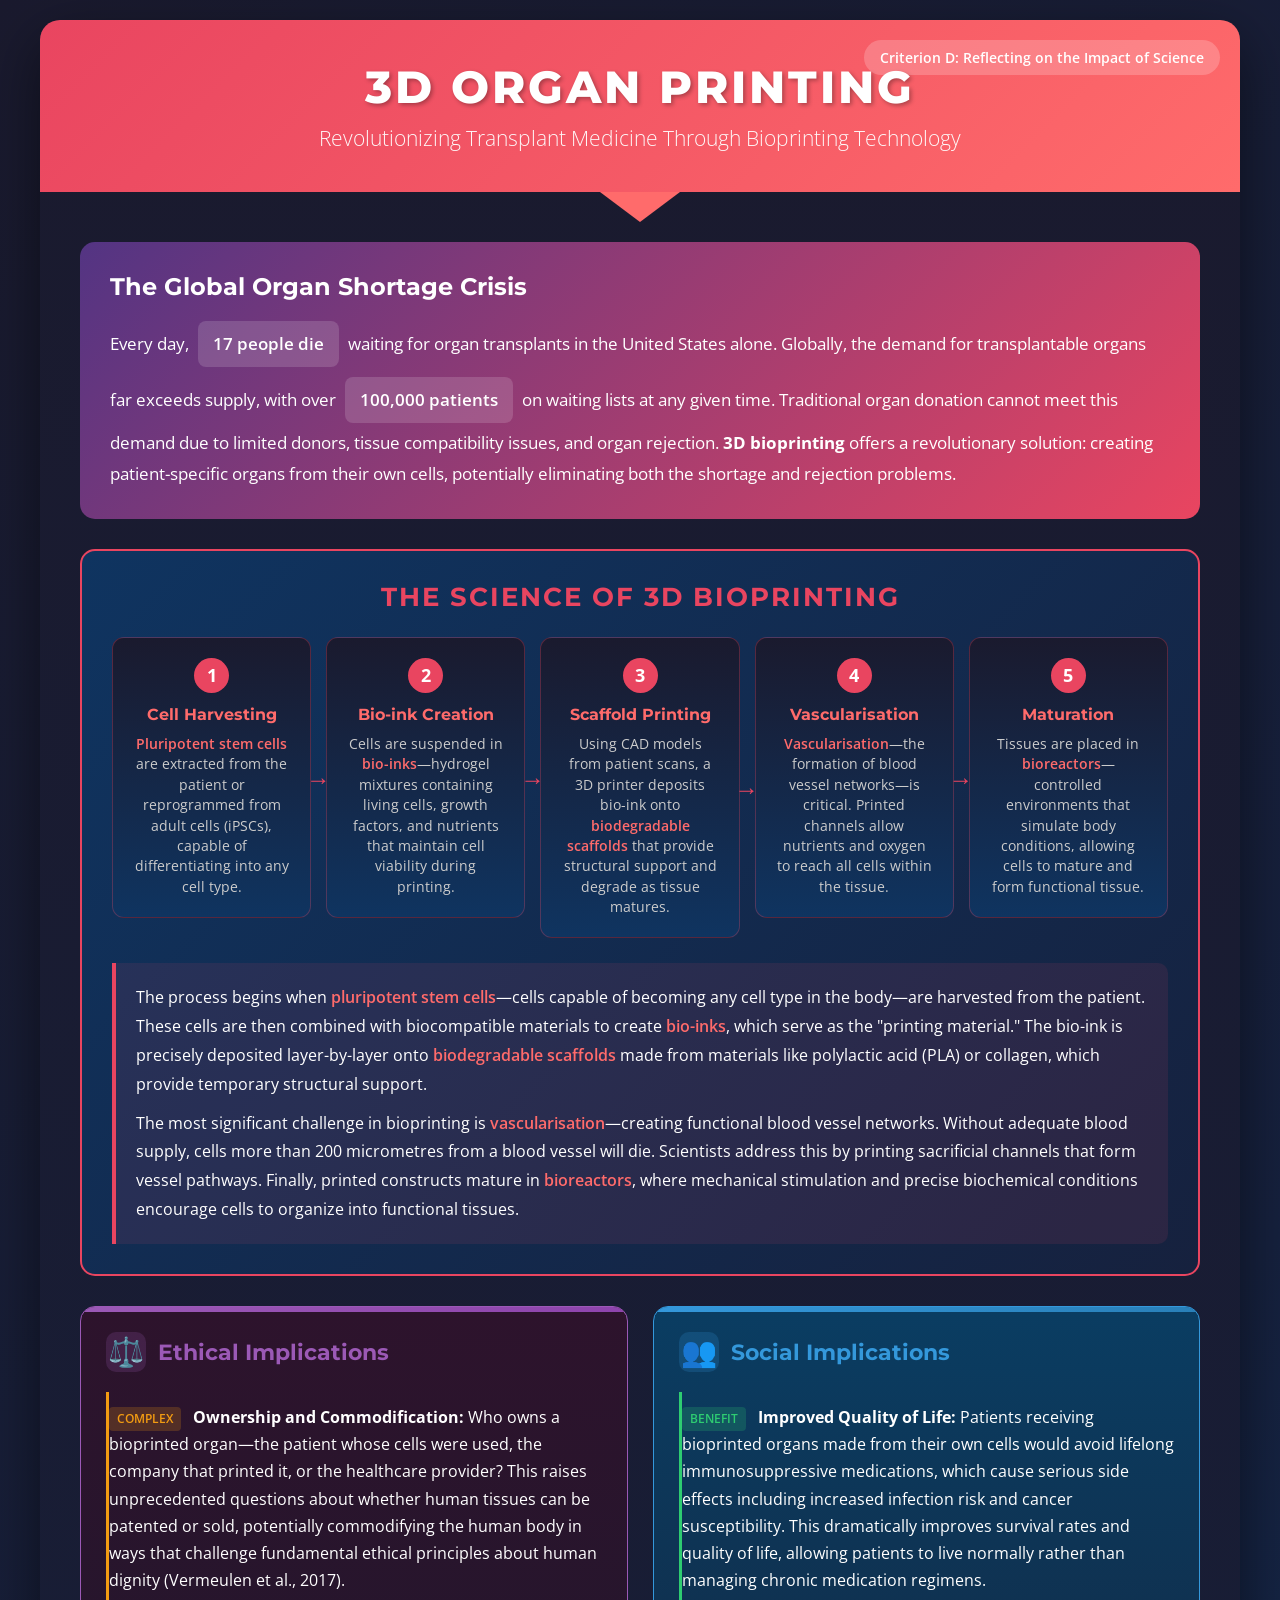
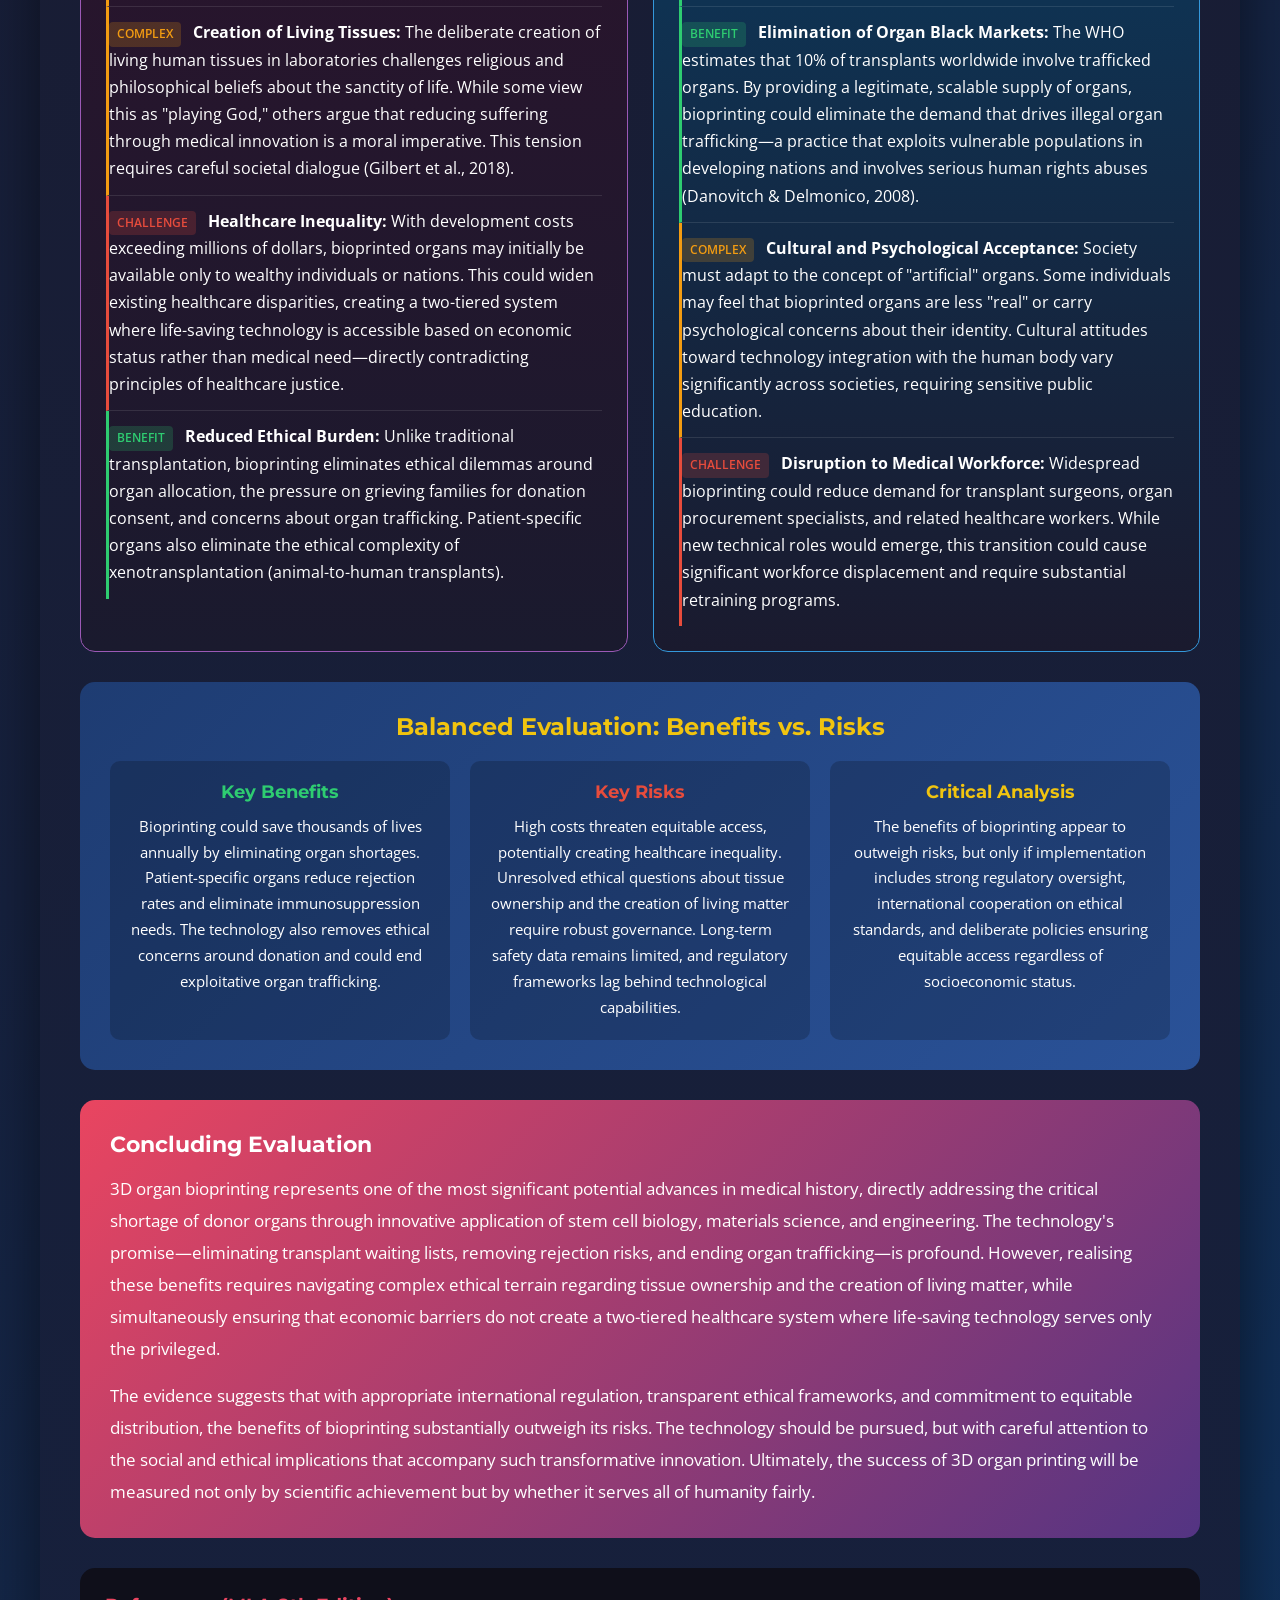
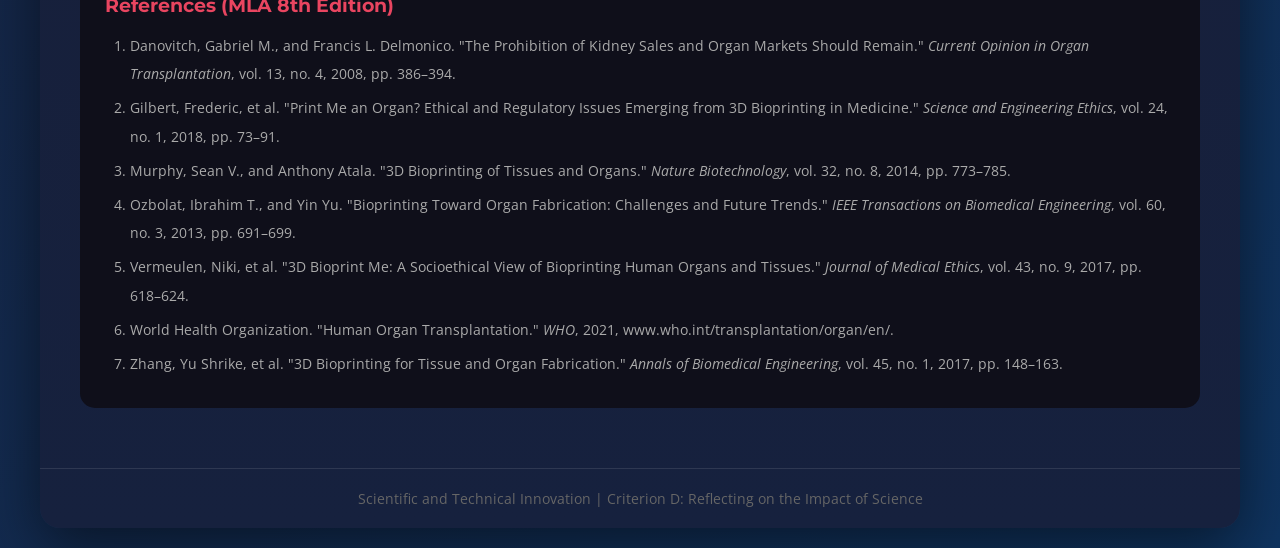
<file: 3d_organ_printing_poster.html>
<!DOCTYPE html>
<html lang="en">
<head>
    <meta charset="UTF-8">
    <meta name="viewport" content="width=device-width, initial-scale=1.0">
    <title>3D Organ Printing: Revolutionizing Transplant Medicine</title>
    <style>
        @import url('https://fonts.googleapis.com/css2?family=Montserrat:wght@400;600;700;800&family=Open+Sans:wght@400;600&display=swap');

        * {
            margin: 0;
            padding: 0;
            box-sizing: border-box;
        }

        body {
            font-family: 'Open Sans', sans-serif;
            background: linear-gradient(135deg, #1a1a2e 0%, #16213e 50%, #0f3460 100%);
            min-height: 100vh;
            padding: 20px;
            color: #ffffff;
        }

        .poster {
            max-width: 1200px;
            margin: 0 auto;
            background: linear-gradient(180deg, #1a1a2e 0%, #16213e 100%);
            border-radius: 20px;
            overflow: hidden;
            box-shadow: 0 20px 60px rgba(0,0,0,0.5);
        }

        /* Header */
        .header {
            background: linear-gradient(135deg, #e94560 0%, #ff6b6b 100%);
            padding: 40px;
            text-align: center;
            position: relative;
        }

        .header::after {
            content: '';
            position: absolute;
            bottom: -30px;
            left: 50%;
            transform: translateX(-50%);
            border-left: 40px solid transparent;
            border-right: 40px solid transparent;
            border-top: 30px solid #ff6b6b;
        }

        .header h1 {
            font-family: 'Montserrat', sans-serif;
            font-size: 2.8em;
            font-weight: 800;
            text-transform: uppercase;
            letter-spacing: 3px;
            margin-bottom: 10px;
            text-shadow: 2px 2px 4px rgba(0,0,0,0.3);
        }

        .header .subtitle {
            font-size: 1.3em;
            font-weight: 300;
            opacity: 0.95;
        }

        .criterion-badge {
            position: absolute;
            top: 20px;
            right: 20px;
            background: rgba(255,255,255,0.2);
            padding: 8px 16px;
            border-radius: 20px;
            font-size: 0.85em;
            font-weight: 600;
        }

        /* Main Content */
        .content {
            padding: 50px 40px 40px;
        }

        /* Introduction */
        .intro {
            background: linear-gradient(135deg, #533483 0%, #e94560 100%);
            border-radius: 15px;
            padding: 30px;
            margin-bottom: 30px;
            position: relative;
        }

        .intro h2 {
            font-family: 'Montserrat', sans-serif;
            font-size: 1.5em;
            margin-bottom: 15px;
            display: flex;
            align-items: center;
            gap: 10px;
        }

        .intro p {
            line-height: 1.8;
            font-size: 1.05em;
        }

        .stat-box {
            display: inline-block;
            background: rgba(255,255,255,0.15);
            padding: 8px 15px;
            border-radius: 8px;
            margin: 5px;
            font-weight: 600;
        }

        /* Science Section */
        .science-section {
            background: linear-gradient(135deg, #0f3460 0%, #16213e 100%);
            border: 2px solid #e94560;
            border-radius: 15px;
            padding: 30px;
            margin-bottom: 30px;
        }

        .science-section h2 {
            font-family: 'Montserrat', sans-serif;
            font-size: 1.6em;
            color: #e94560;
            margin-bottom: 25px;
            text-align: center;
            text-transform: uppercase;
            letter-spacing: 2px;
        }

        .process-flow {
            display: flex;
            justify-content: space-between;
            align-items: flex-start;
            flex-wrap: wrap;
            gap: 15px;
            margin-bottom: 25px;
        }

        .process-step {
            flex: 1;
            min-width: 180px;
            background: linear-gradient(180deg, #1a1a2e 0%, #0f3460 100%);
            border-radius: 12px;
            padding: 20px;
            text-align: center;
            position: relative;
            border: 1px solid rgba(233, 69, 96, 0.3);
        }

        .process-step::after {
            content: '→';
            position: absolute;
            right: -20px;
            top: 50%;
            transform: translateY(-50%);
            font-size: 1.5em;
            color: #e94560;
        }

        .process-step:last-child::after {
            display: none;
        }

        .step-number {
            width: 35px;
            height: 35px;
            background: #e94560;
            border-radius: 50%;
            display: flex;
            align-items: center;
            justify-content: center;
            margin: 0 auto 12px;
            font-weight: 700;
            font-size: 1.1em;
        }

        .process-step h3 {
            font-family: 'Montserrat', sans-serif;
            font-size: 1em;
            color: #ff6b6b;
            margin-bottom: 10px;
        }

        .process-step p {
            font-size: 0.85em;
            line-height: 1.5;
            color: #ccc;
        }

        .science-explanation {
            background: rgba(233, 69, 96, 0.1);
            border-left: 4px solid #e94560;
            padding: 20px;
            border-radius: 0 10px 10px 0;
        }

        .science-explanation p {
            line-height: 1.8;
            margin-bottom: 10px;
        }

        .science-explanation p:last-child {
            margin-bottom: 0;
        }

        .key-term {
            color: #ff6b6b;
            font-weight: 600;
        }

        /* Factors Grid */
        .factors-grid {
            display: grid;
            grid-template-columns: 1fr 1fr;
            gap: 25px;
            margin-bottom: 30px;
        }

        .factor-card {
            border-radius: 15px;
            padding: 25px;
            position: relative;
            overflow: hidden;
        }

        .factor-card::before {
            content: '';
            position: absolute;
            top: 0;
            left: 0;
            right: 0;
            height: 5px;
        }

        .factor-ethical {
            background: linear-gradient(180deg, #2d132c 0%, #1a1a2e 100%);
            border: 1px solid #9b59b6;
        }

        .factor-ethical::before {
            background: linear-gradient(90deg, #9b59b6, #8e44ad);
        }

        .factor-social {
            background: linear-gradient(180deg, #0a3d62 0%, #1a1a2e 100%);
            border: 1px solid #3498db;
        }

        .factor-social::before {
            background: linear-gradient(90deg, #3498db, #2980b9);
        }

        .factor-card h2 {
            font-family: 'Montserrat', sans-serif;
            font-size: 1.4em;
            margin-bottom: 20px;
            display: flex;
            align-items: center;
            gap: 12px;
        }

        .factor-ethical h2 {
            color: #9b59b6;
        }

        .factor-social h2 {
            color: #3498db;
        }

        .factor-icon {
            width: 40px;
            height: 40px;
            border-radius: 10px;
            display: flex;
            align-items: center;
            justify-content: center;
            font-size: 1.3em;
        }

        .factor-ethical .factor-icon {
            background: rgba(155, 89, 182, 0.2);
        }

        .factor-social .factor-icon {
            background: rgba(52, 152, 219, 0.2);
        }

        .implications-list {
            list-style: none;
        }

        .implications-list li {
            padding: 12px 0;
            border-bottom: 1px solid rgba(255,255,255,0.1);
            line-height: 1.7;
        }

        .implications-list li:last-child {
            border-bottom: none;
        }

        .positive {
            border-left: 3px solid #2ecc71;
            padding-left: 15px;
            margin-left: 0;
        }

        .negative {
            border-left: 3px solid #e74c3c;
            padding-left: 15px;
            margin-left: 0;
        }

        .complex {
            border-left: 3px solid #f39c12;
            padding-left: 15px;
            margin-left: 0;
        }

        .label {
            display: inline-block;
            padding: 2px 8px;
            border-radius: 4px;
            font-size: 0.75em;
            font-weight: 600;
            margin-right: 8px;
            text-transform: uppercase;
        }

        .label-positive {
            background: rgba(46, 204, 113, 0.2);
            color: #2ecc71;
        }

        .label-negative {
            background: rgba(231, 76, 60, 0.2);
            color: #e74c3c;
        }

        .label-complex {
            background: rgba(243, 156, 18, 0.2);
            color: #f39c12;
        }

        /* Evaluation Section */
        .evaluation {
            background: linear-gradient(135deg, #1e3c72 0%, #2a5298 100%);
            border-radius: 15px;
            padding: 30px;
            margin-bottom: 30px;
        }

        .evaluation h2 {
            font-family: 'Montserrat', sans-serif;
            font-size: 1.5em;
            margin-bottom: 20px;
            text-align: center;
            color: #f1c40f;
        }

        .evaluation-content {
            display: grid;
            grid-template-columns: 1fr 1fr 1fr;
            gap: 20px;
        }

        .eval-box {
            background: rgba(0,0,0,0.2);
            border-radius: 10px;
            padding: 20px;
            text-align: center;
        }

        .eval-box h3 {
            font-family: 'Montserrat', sans-serif;
            margin-bottom: 12px;
            font-size: 1.1em;
        }

        .eval-box.benefits h3 {
            color: #2ecc71;
        }

        .eval-box.risks h3 {
            color: #e74c3c;
        }

        .eval-box.verdict h3 {
            color: #f1c40f;
        }

        .eval-box p {
            font-size: 0.95em;
            line-height: 1.7;
        }

        /* Conclusion */
        .conclusion {
            background: linear-gradient(135deg, #e94560 0%, #533483 100%);
            border-radius: 15px;
            padding: 30px;
            margin-bottom: 30px;
            position: relative;
        }

        .conclusion h2 {
            font-family: 'Montserrat', sans-serif;
            font-size: 1.4em;
            margin-bottom: 15px;
        }

        .conclusion p {
            line-height: 1.9;
            font-size: 1.05em;
        }

        /* References */
        .references {
            background: #0f0f1a;
            border-radius: 15px;
            padding: 25px;
        }

        .references h2 {
            font-family: 'Montserrat', sans-serif;
            font-size: 1.2em;
            margin-bottom: 15px;
            color: #e94560;
        }

        .references ol {
            padding-left: 25px;
            font-size: 0.9em;
            line-height: 2;
            color: #aaa;
        }

        .references li {
            margin-bottom: 5px;
        }

        /* Footer */
        .footer {
            text-align: center;
            padding: 20px;
            font-size: 0.85em;
            color: #666;
            border-top: 1px solid rgba(255,255,255,0.1);
            margin-top: 20px;
        }

        /* Print Styles */
        @media print {
            body {
                background: white;
                color: black;
                padding: 0;
            }

            .poster {
                box-shadow: none;
                background: white;
            }

            .header {
                background: #e94560 !important;
                -webkit-print-color-adjust: exact;
                print-color-adjust: exact;
            }

            .factor-card, .science-section, .intro, .evaluation, .conclusion, .references {
                break-inside: avoid;
            }
        }

        /* Responsive */
        @media (max-width: 900px) {
            .factors-grid {
                grid-template-columns: 1fr;
            }

            .process-flow {
                flex-direction: column;
            }

            .process-step::after {
                display: none;
            }

            .evaluation-content {
                grid-template-columns: 1fr;
            }
        }
    </style>
</head>
<body>
    <div class="poster">
        <header class="header">
            <span class="criterion-badge">Criterion D: Reflecting on the Impact of Science</span>
            <h1>3D Organ Printing</h1>
            <p class="subtitle">Revolutionizing Transplant Medicine Through Bioprinting Technology</p>
        </header>

        <div class="content">
            <!-- Introduction: The Problem -->
            <section class="intro">
                <h2>The Global Organ Shortage Crisis</h2>
                <p>
                    Every day, <span class="stat-box">17 people die</span> waiting for organ transplants in the United States alone.
                    Globally, the demand for transplantable organs far exceeds supply, with over
                    <span class="stat-box">100,000 patients</span> on waiting lists at any given time. Traditional organ
                    donation cannot meet this demand due to limited donors, tissue compatibility issues, and organ rejection.
                    <strong>3D bioprinting</strong> offers a revolutionary solution: creating patient-specific organs from their
                    own cells, potentially eliminating both the shortage and rejection problems.
                </p>
            </section>

            <!-- The Science: How It Works -->
            <section class="science-section">
                <h2>The Science of 3D Bioprinting</h2>

                <div class="process-flow">
                    <div class="process-step">
                        <div class="step-number">1</div>
                        <h3>Cell Harvesting</h3>
                        <p><span class="key-term">Pluripotent stem cells</span> are extracted from the patient or reprogrammed from adult cells (iPSCs), capable of differentiating into any cell type.</p>
                    </div>

                    <div class="process-step">
                        <div class="step-number">2</div>
                        <h3>Bio-ink Creation</h3>
                        <p>Cells are suspended in <span class="key-term">bio-inks</span>—hydrogel mixtures containing living cells, growth factors, and nutrients that maintain cell viability during printing.</p>
                    </div>

                    <div class="process-step">
                        <div class="step-number">3</div>
                        <h3>Scaffold Printing</h3>
                        <p>Using CAD models from patient scans, a 3D printer deposits bio-ink onto <span class="key-term">biodegradable scaffolds</span> that provide structural support and degrade as tissue matures.</p>
                    </div>

                    <div class="process-step">
                        <div class="step-number">4</div>
                        <h3>Vascularisation</h3>
                        <p><span class="key-term">Vascularisation</span>—the formation of blood vessel networks—is critical. Printed channels allow nutrients and oxygen to reach all cells within the tissue.</p>
                    </div>

                    <div class="process-step">
                        <div class="step-number">5</div>
                        <h3>Maturation</h3>
                        <p>Tissues are placed in <span class="key-term">bioreactors</span>—controlled environments that simulate body conditions, allowing cells to mature and form functional tissue.</p>
                    </div>
                </div>

                <div class="science-explanation">
                    <p>
                        The process begins when <span class="key-term">pluripotent stem cells</span>—cells capable of becoming any cell type in the body—are harvested from the patient. These cells are then combined with biocompatible materials to create <span class="key-term">bio-inks</span>, which serve as the "printing material." The bio-ink is precisely deposited layer-by-layer onto <span class="key-term">biodegradable scaffolds</span> made from materials like polylactic acid (PLA) or collagen, which provide temporary structural support.
                    </p>
                    <p>
                        The most significant challenge in bioprinting is <span class="key-term">vascularisation</span>—creating functional blood vessel networks. Without adequate blood supply, cells more than 200 micrometres from a blood vessel will die. Scientists address this by printing sacrificial channels that form vessel pathways. Finally, printed constructs mature in <span class="key-term">bioreactors</span>, where mechanical stimulation and precise biochemical conditions encourage cells to organize into functional tissues.
                    </p>
                </div>
            </section>

            <!-- Factors Grid -->
            <div class="factors-grid">
                <!-- Ethical Factor -->
                <section class="factor-card factor-ethical">
                    <h2>
                        <span class="factor-icon">⚖️</span>
                        Ethical Implications
                    </h2>

                    <ul class="implications-list">
                        <li class="complex">
                            <span class="label label-complex">Complex</span>
                            <strong>Ownership and Commodification:</strong> Who owns a bioprinted organ—the patient whose cells were used, the company that printed it, or the healthcare provider? This raises unprecedented questions about whether human tissues can be patented or sold, potentially commodifying the human body in ways that challenge fundamental ethical principles about human dignity (Vermeulen et al., 2017).
                        </li>

                        <li class="complex">
                            <span class="label label-complex">Complex</span>
                            <strong>Creation of Living Tissues:</strong> The deliberate creation of living human tissues in laboratories challenges religious and philosophical beliefs about the sanctity of life. While some view this as "playing God," others argue that reducing suffering through medical innovation is a moral imperative. This tension requires careful societal dialogue (Gilbert et al., 2018).
                        </li>

                        <li class="negative">
                            <span class="label label-negative">Challenge</span>
                            <strong>Healthcare Inequality:</strong> With development costs exceeding millions of dollars, bioprinted organs may initially be available only to wealthy individuals or nations. This could widen existing healthcare disparities, creating a two-tiered system where life-saving technology is accessible based on economic status rather than medical need—directly contradicting principles of healthcare justice.
                        </li>

                        <li class="positive">
                            <span class="label label-positive">Benefit</span>
                            <strong>Reduced Ethical Burden:</strong> Unlike traditional transplantation, bioprinting eliminates ethical dilemmas around organ allocation, the pressure on grieving families for donation consent, and concerns about organ trafficking. Patient-specific organs also eliminate the ethical complexity of xenotransplantation (animal-to-human transplants).
                        </li>
                    </ul>
                </section>

                <!-- Social Factor -->
                <section class="factor-card factor-social">
                    <h2>
                        <span class="factor-icon">👥</span>
                        Social Implications
                    </h2>

                    <ul class="implications-list">
                        <li class="positive">
                            <span class="label label-positive">Benefit</span>
                            <strong>Improved Quality of Life:</strong> Patients receiving bioprinted organs made from their own cells would avoid lifelong immunosuppressive medications, which cause serious side effects including increased infection risk and cancer susceptibility. This dramatically improves survival rates and quality of life, allowing patients to live normally rather than managing chronic medication regimens.
                        </li>

                        <li class="positive">
                            <span class="label label-positive">Benefit</span>
                            <strong>Elimination of Organ Black Markets:</strong> The WHO estimates that 10% of transplants worldwide involve trafficked organs. By providing a legitimate, scalable supply of organs, bioprinting could eliminate the demand that drives illegal organ trafficking—a practice that exploits vulnerable populations in developing nations and involves serious human rights abuses (Danovitch & Delmonico, 2008).
                        </li>

                        <li class="complex">
                            <span class="label label-complex">Complex</span>
                            <strong>Cultural and Psychological Acceptance:</strong> Society must adapt to the concept of "artificial" organs. Some individuals may feel that bioprinted organs are less "real" or carry psychological concerns about their identity. Cultural attitudes toward technology integration with the human body vary significantly across societies, requiring sensitive public education.
                        </li>

                        <li class="negative">
                            <span class="label label-negative">Challenge</span>
                            <strong>Disruption to Medical Workforce:</strong> Widespread bioprinting could reduce demand for transplant surgeons, organ procurement specialists, and related healthcare workers. While new technical roles would emerge, this transition could cause significant workforce displacement and require substantial retraining programs.
                        </li>
                    </ul>
                </section>
            </div>

            <!-- Balanced Evaluation -->
            <section class="evaluation">
                <h2>Balanced Evaluation: Benefits vs. Risks</h2>

                <div class="evaluation-content">
                    <div class="eval-box benefits">
                        <h3>Key Benefits</h3>
                        <p>
                            Bioprinting could save thousands of lives annually by eliminating organ shortages. Patient-specific organs reduce rejection rates and eliminate immunosuppression needs. The technology also removes ethical concerns around donation and could end exploitative organ trafficking.
                        </p>
                    </div>

                    <div class="eval-box risks">
                        <h3>Key Risks</h3>
                        <p>
                            High costs threaten equitable access, potentially creating healthcare inequality. Unresolved ethical questions about tissue ownership and the creation of living matter require robust governance. Long-term safety data remains limited, and regulatory frameworks lag behind technological capabilities.
                        </p>
                    </div>

                    <div class="eval-box verdict">
                        <h3>Critical Analysis</h3>
                        <p>
                            The benefits of bioprinting appear to outweigh risks, but only if implementation includes strong regulatory oversight, international cooperation on ethical standards, and deliberate policies ensuring equitable access regardless of socioeconomic status.
                        </p>
                    </div>
                </div>
            </section>

            <!-- Conclusion -->
            <section class="conclusion">
                <h2>Concluding Evaluation</h2>
                <p>
                    3D organ bioprinting represents one of the most significant potential advances in medical history, directly addressing the critical shortage of donor organs through innovative application of stem cell biology, materials science, and engineering. The technology's promise—eliminating transplant waiting lists, removing rejection risks, and ending organ trafficking—is profound. However, realising these benefits requires navigating complex ethical terrain regarding tissue ownership and the creation of living matter, while simultaneously ensuring that economic barriers do not create a two-tiered healthcare system where life-saving technology serves only the privileged.
                </p>
                <p style="margin-top: 15px;">
                    The evidence suggests that with appropriate international regulation, transparent ethical frameworks, and commitment to equitable distribution, the benefits of bioprinting substantially outweigh its risks. The technology should be pursued, but with careful attention to the social and ethical implications that accompany such transformative innovation. Ultimately, the success of 3D organ printing will be measured not only by scientific achievement but by whether it serves all of humanity fairly.
                </p>
            </section>

            <!-- References -->
            <section class="references">
                <h2>References (MLA 8th Edition)</h2>
                <ol>
                    <li>Danovitch, Gabriel M., and Francis L. Delmonico. "The Prohibition of Kidney Sales and Organ Markets Should Remain." <em>Current Opinion in Organ Transplantation</em>, vol. 13, no. 4, 2008, pp. 386–394.</li>
                    <li>Gilbert, Frederic, et al. "Print Me an Organ? Ethical and Regulatory Issues Emerging from 3D Bioprinting in Medicine." <em>Science and Engineering Ethics</em>, vol. 24, no. 1, 2018, pp. 73–91.</li>
                    <li>Murphy, Sean V., and Anthony Atala. "3D Bioprinting of Tissues and Organs." <em>Nature Biotechnology</em>, vol. 32, no. 8, 2014, pp. 773–785.</li>
                    <li>Ozbolat, Ibrahim T., and Yin Yu. "Bioprinting Toward Organ Fabrication: Challenges and Future Trends." <em>IEEE Transactions on Biomedical Engineering</em>, vol. 60, no. 3, 2013, pp. 691–699.</li>
                    <li>Vermeulen, Niki, et al. "3D Bioprint Me: A Socioethical View of Bioprinting Human Organs and Tissues." <em>Journal of Medical Ethics</em>, vol. 43, no. 9, 2017, pp. 618–624.</li>
                    <li>World Health Organization. "Human Organ Transplantation." <em>WHO</em>, 2021, www.who.int/transplantation/organ/en/.</li>
                    <li>Zhang, Yu Shrike, et al. "3D Bioprinting for Tissue and Organ Fabrication." <em>Annals of Biomedical Engineering</em>, vol. 45, no. 1, 2017, pp. 148–163.</li>
                </ol>
            </section>
        </div>

        <footer class="footer">
            Scientific and Technical Innovation | Criterion D: Reflecting on the Impact of Science
        </footer>
    </div>
</body>
</html>
</file>
